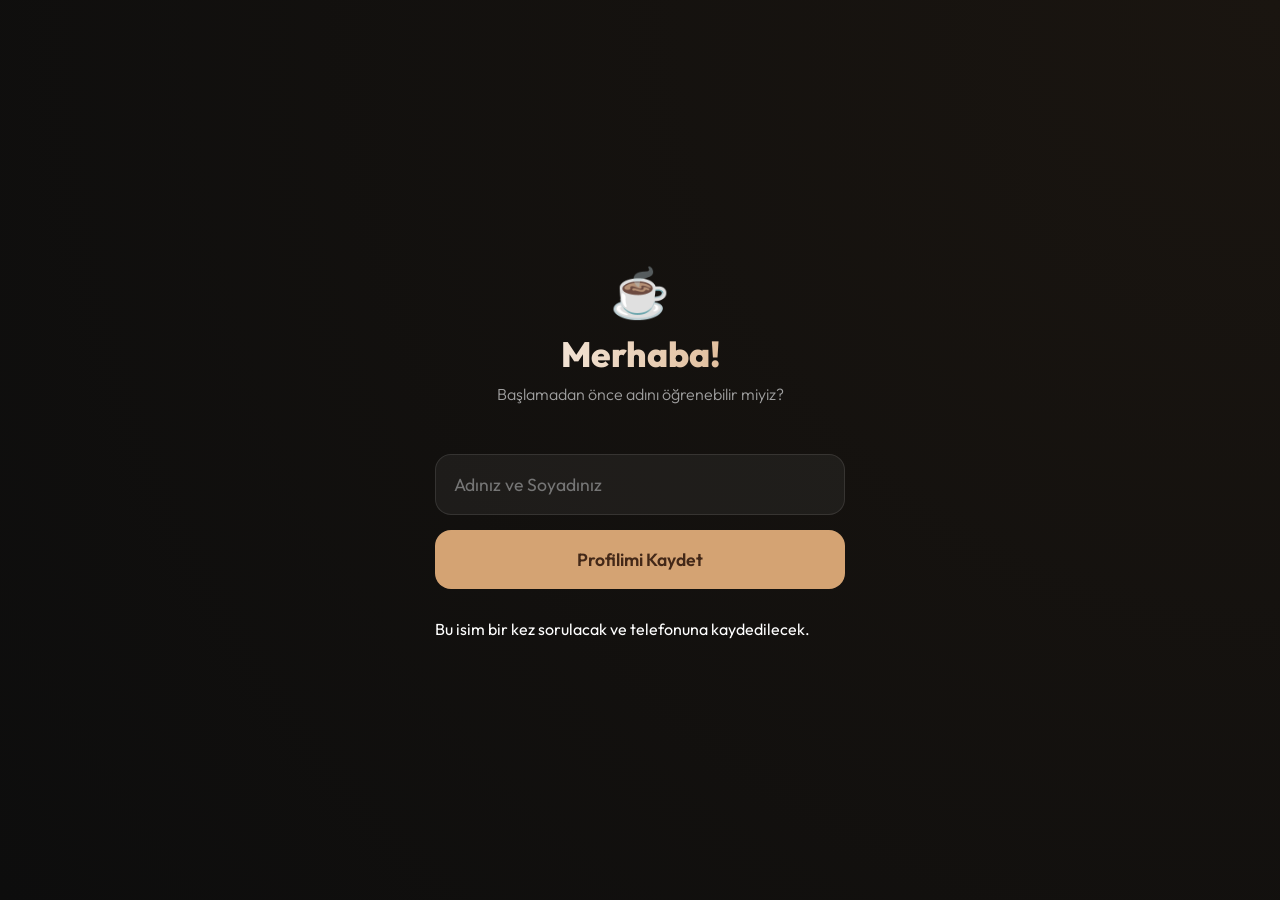
<file: index.html>
<!DOCTYPE html>
<html lang="tr">
<head>
    <meta charset="UTF-8">
    <meta name="viewport" content="width=device-width, initial-scale=1.0">
    <title>Kahve Takip | Coffee Tracker V2</title>
    <link rel="stylesheet" href="style.css">
    <link rel="preconnect" href="https://fonts.googleapis.com">
    <link rel="preconnect" href="https://fonts.gstatic.com" crossorigin>
    <link href="https://fonts.googleapis.com/css2?family=Outfit:wght@300;400;600;800&display=swap" rel="stylesheet">
</head>
<body class="dark-mode">
    <div class="container" id="main-container">
        <!-- Registration Screen -->
        <div id="registration-screen" class="screen hidden">
            <header>
                <div class="icon">☕</div>
                <h1>Merhaba!</h1>
                <p>Başlamadan önce adını öğrenebilir miyiz?</p>
            </header>
            <div class="form-group">
                <input type="text" id="user-name-input" placeholder="Adınız ve Soyadınız" autocomplete="name">
                <button id="save-profile-btn" class="btn primary-btn">Profilimi Kaydet</button>
            </div>
            <footer>
                <p>Bu isim bir kez sorulacak ve telefonuna kaydedilecek.</p>
            </footer>
        </div>

        <!-- Coffee Selection Screen -->
        <div id="selection-screen" class="screen hidden">
            <header>
                <div class="status-bar">
                    <button class="settings-btn" id="open-settings">⚙️</button>
                    <div class="balance-badge hidden" id="balance-badge">
                        Kalan Hak: <span id="user-quota">...</span>
                    </div>
                    <button class="qr-btn" id="open-qr">📱 QR</button>
                </div>
                <h2 id="welcome-msg">Hoş geldin!</h2>
                <p>Bugün hangi kahveyi içiyoruz?</p>
            </header>
            
            <div class="coffee-options">
                <button class="coffee-btn" data-type="Sade Kahve" data-price="40">
                    <div class="coffee-content">
                        <span class="type">Sade Kahve</span>
                        <span class="price">40 TL</span>
                    </div>
                </button>

                <button class="coffee-btn highlighted" data-type="Sütlü Kahve" data-price="50">
                    <div class="coffee-content">
                        <span class="type">Sütlü Kahve</span>
                        <span class="price">50 TL</span>
                    </div>
                </button>
            </div>

            <div class="change-name-hint">
                <button id="change-profile-btn">İsmi Değiştir</button>
            </div>
        </div>

        <!-- Success Success Modal (BiP Payment Info) -->
        <div id="payment-modal" class="overlay hidden">
            <div class="overlay-content payment-card">
                <div class="checkmark">✓</div>
                <h3>Kahven Kaydedildi!</h3>
                <p class="afiyet">Afiyet olsun 😊</p>
                
                <div class="payment-info">
                    <p class="pay-title">Bakiye Yükleme ve Ödeme</p>
                    <div class="person-card">
                        <p class="person-name">Özge Nur Geldi Büber</p>
                        <div class="phone-box" id="copy-phone">
                            <span class="phone-num">0532 210 9021</span>
                            <span class="copy-icon">📋</span>
                        </div>
                        <p class="bip-note">Parayı <strong>BİP</strong> üzerinden atabilirsiniz.</p>
                    </div>
                </div>

                <button id="close-payment" class="btn primary-btn" style="width: 100%; margin-top: 20px;">Tamam</button>
                <p class="auto-close">Bu ekran <span id="payment-timer">10</span> sn içinde kapanacak.</p>
            </div>
        </div>

        <!-- Settings Modal (Google Sheet URL) -->
        <div id="settings-modal" class="modal hidden">
            <div class="modal-content">
                <h3>Ayarlar</h3>
                <p>Google Sheets Script URL'sini buraya yapıştırın:</p>
                <input type="text" id="sheet-url-input" placeholder="https://script.google.com/macros/s/...">
                <div class="modal-actions">
                    <button id="close-settings" class="btn secondary-btn">Kapat</button>
                    <button id="save-settings" class="btn primary-btn">Kaydet</button>
                </div>
            </div>
        </div>
    </div>

    <script src="app.js"></script>
</body>
</html>
</file>
<file: style.css>
:root {
    /* Color Palette */
    --bg-color: #0d0d0d;
    --card-bg: rgba(30, 30, 30, 0.6);
    --primary-color: #d4a373; /* Latte/Cream */
    --secondary-color: #a68a64;
    --text-main: #ffffff;
    --text-dim: #a0a0a0;
    --accent: #582f0e; /* Espresso */
    --success: #2ecc71;
    --glass: rgba(255, 255, 255, 0.05);
    --glass-border: rgba(255, 255, 255, 0.1);
}

* {
    box-sizing: border-box;
    margin: 0;
    padding: 0;
    -webkit-tap-highlight-color: transparent;
}

body {
    font-family: 'Outfit', sans-serif;
    background-color: var(--bg-color);
    color: var(--text-main);
    display: flex;
    justify-content: center;
    align-items: center;
    min-height: 100vh;
    overflow: hidden;
    /* Animated Gradient Background */
    background: radial-gradient(circle at top right, #1a1510, #0d0d0d);
}

.container {
    width: 100%;
    max-width: 450px;
    padding: 20px;
    height: 90vh;
    display: flex;
    flex-direction: column;
}

.screen {
    flex: 1;
    display: flex;
    flex-direction: column;
    justify-content: center;
    gap: 30px;
    animation: fadeIn 0.4s ease-out;
}

.hidden {
    display: none !important;
}

/* Animations */
@keyframes fadeIn {
    from { opacity: 0; transform: translateY(10px); }
    to { opacity: 1; transform: translateY(0); }
}

@keyframes pulse {
    0% { transform: scale(1); }
    50% { transform: scale(1.02); }
    100% { transform: scale(1); }
}

/* Header */
header {
    text-align: center;
    margin-bottom: 20px;
}

header .icon {
    font-size: 3rem;
    margin-bottom: 10px;
}

header h1, header h2 {
    font-weight: 800;
    font-size: 2.2rem;
    margin-bottom: 8px;
    background: linear-gradient(to right, #ffffff, var(--primary-color));
    -webkit-background-clip: text;
    -webkit-text-fill-color: transparent;
}

header p {
    color: var(--text-dim);
    font-weight: 300;
}

.status-bar {
    display: flex;
    justify-content: space-between;
    margin-bottom: 20px;
}

/* Form Styles */
.form-group {
    display: flex;
    flex-direction: column;
    gap: 15px;
}

input[type="text"] {
    background: var(--glass);
    border: 1px solid var(--glass-border);
    padding: 18px;
    border-radius: 16px;
    color: white;
    font-size: 1.1rem;
    font-family: inherit;
    outline: none;
    transition: all 0.3s;
}

input[type="text"]:focus {
    border-color: var(--primary-color);
    background: rgba(255, 255, 255, 0.08);
}

/* Buttons */
.btn {
    padding: 18px;
    border-radius: 16px;
    border: none;
    font-size: 1.1rem;
    font-weight: 600;
    cursor: pointer;
    transition: all 0.3s cubic-bezier(0.175, 0.885, 0.32, 1.275);
    font-family: inherit;
}

.primary-btn {
    background: var(--primary-color);
    color: #432818;
}

.primary-btn:active {
    transform: scale(0.95);
}

.secondary-btn {
    background: var(--glass);
    color: white;
    border: 1px solid var(--glass-border);
}

/* Coffee Selection Buttons */
.coffee-options {
    display: flex;
    flex-direction: column;
    gap: 20px;
}

.coffee-btn {
    background: var(--card-bg);
    border: 1px solid var(--glass-border);
    padding: 30px;
    border-radius: 24px;
    cursor: pointer;
    position: relative;
    overflow: hidden;
    transition: all 0.3s;
    text-align: left;
    backdrop-filter: blur(10px);
}

.coffee-btn .coffee-content {
    display: flex;
    flex-direction: column;
    z-index: 2;
    position: relative;
}

.coffee-btn .type {
    font-size: 1.4rem;
    font-weight: 800;
    color: white;
}

.coffee-btn .price {
    font-size: 1rem;
    color: var(--primary-color);
    margin-top: 5px;
    font-weight: 400;
}

.coffee-btn.highlighted {
    border-color: rgba(212, 163, 115, 0.3);
}

.coffee-btn:hover, .coffee-btn:active {
    transform: translateY(-5px);
    border-color: var(--primary-color);
    box-shadow: 0 10px 30px rgba(212, 163, 115, 0.1);
}

/* Success Overlay */
.overlay {
    position: fixed;
    top: 0;
    left: 0;
    width: 100%;
    height: 100%;
    background: rgba(0, 0, 0, 0.95);
    display: flex;
    justify-content: center;
    align-items: center;
    z-index: 100;
    backdrop-filter: blur(5px);
}

.overlay-content {
    text-align: center;
    animation: scaleUp 0.3s cubic-bezier(0.175, 0.885, 0.32, 1.275);
}

@keyframes scaleUp {
    from { transform: scale(0.8); opacity: 0; }
    to { transform: scale(1); opacity: 1; }
}

.checkmark {
    font-size: 4rem;
    color: var(--success);
    margin-bottom: 20px;
}

.timer-hint {
    margin-top: 20px;
    font-size: 0.9rem;
    color: var(--text-dim);
}

/* Small UI Elements */
.qr-btn, .settings-btn {
    background: var(--glass);
    border: 1px solid var(--glass-border);
    color: white;
    padding: 10px 15px;
    border-radius: 12px;
    cursor: pointer;
    font-size: 1rem;
}

.change-name-hint {
    text-align: center;
    margin-top: 20px;
}

#change-profile-btn {
    background: none;
    border: none;
    color: var(--text-dim);
    text-decoration: underline;
    cursor: pointer;
    font-size: 0.85rem;
}

/* V2 New Styles */
.balance-badge {
    background: var(--accent);
    color: var(--primary-color);
    padding: 8px 15px;
    border-radius: 20px;
    font-size: 0.85rem;
    font-weight: 600;
    border: 1px solid var(--primary-color);
    animation: fadeIn 0.5s ease;
}

.payment-card {
    background: linear-gradient(145deg, #1e1e1e, #121212);
    border: 1px solid var(--glass-border);
    padding: 40px 30px;
    border-radius: 32px;
    width: 90%;
    max-width: 380px;
}

.afiyet {
    margin-bottom: 25px;
    font-size: 1.1rem;
    color: var(--text-dim);
}

.payment-info {
    background: rgba(0,0,0,0.3);
    border-radius: 20px;
    padding: 20px;
    margin-top: 10px;
}

.pay-title {
    font-size: 0.8rem;
    color: var(--primary-color);
    text-transform: uppercase;
    letter-spacing: 1px;
    margin-bottom: 15px;
}

.person-name {
    font-size: 1.3rem;
    font-weight: 700;
    margin-bottom: 10px;
}

.phone-box {
    background: var(--glass);
    padding: 12px;
    border-radius: 12px;
    display: flex;
    justify-content: center;
    align-items: center;
    gap: 10px;
    margin-bottom: 15px;
    cursor: pointer;
    border: 1px dashed var(--glass-border);
    transition: all 0.2s;
}

.phone-box:active {
    background: var(--primary-color);
    color: black;
}

.phone-num {
    font-family: monospace;
    font-size: 1.2rem;
}

.bip-note {
    font-size: 0.9rem;
    color: var(--text-dim);
}

.auto-close {
    font-size: 0.8rem;
    margin-top: 15px;
    opacity: 0.5;
}

/* Modal */
.modal {
    position: fixed;
    top: 0;
    left: 0;
    width: 100%;
    height: 100%;
    background: rgba(0,0,0,0.8);
    display: flex;
    justify-content: center;
    align-items: center;
    z-index: 200;
}

.modal-content {
    background: #1a1a1a;
    padding: 30px;
    border-radius: 20px;
    width: 80%;
    max-width: 400px;
    border: 1px solid var(--glass-border);
}

.modal-content h3 { margin-bottom: 15px; }
.modal-content input { width: 100%; margin: 15px 0; }
.modal-actions { display: flex; gap: 10px; justify-content: flex-end; }
</file>
